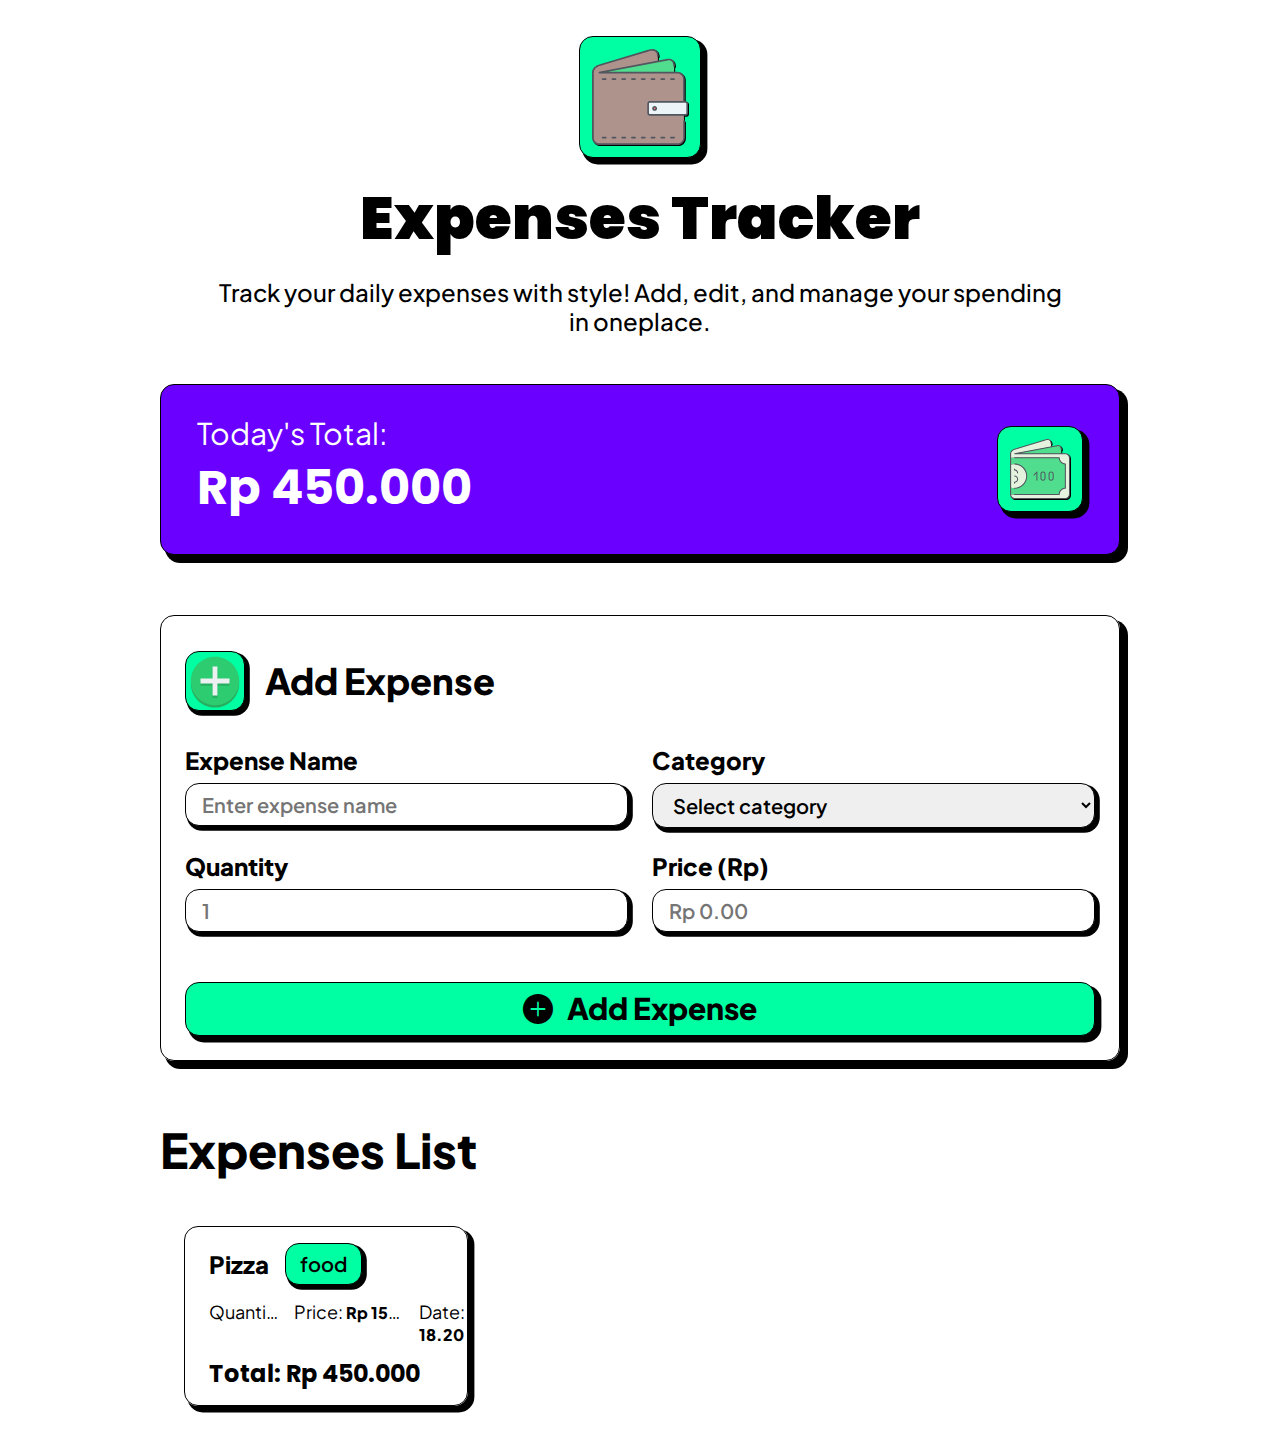
<file: index.html>
<!DOCTYPE html>
<html lang="en">

<head>
    <meta charset="UTF-8">
    <meta name="viewport" content="width=device-width, initial-scale=1.0">
    <title>Expenses Tracker V.1</title>
    <meta name="author" content="Bagas Saputra">
    <meta name="description" content="A simple expenses tracker application to manage your finances.">

    <!-- Styles -->
    <link rel="stylesheet" href="styles/index.css">
    <link rel="stylesheet" href="styles/normalize.css">
    <link rel="stylesheet" href="styles/utilizes.css">
    <link rel="stylesheet" href="styles/responsive.css">

    <!-- Icons -->
    <link rel="stylesheet" href="https://cdn.jsdelivr.net/npm/bootstrap-icons@1.13.1/font/bootstrap-icons.min.css">

    <!-- Scripts -->
    <script src="scripts/app.js" defer></script>
</head>

<body>

    <div id="root">
        <!-- Header start -->
        <header class="header">
            <div class="icon-container logo border shadow-md">
                <img src="assets/wallet-svgrepo-com.svg" alt="Expenses Tracker Logo" class="icon">
            </div>
            <h1 class="title">Expenses Tracker</h1>
            <p class="desc">
                Track your daily expenses with style! Add, edit, and manage your spending in oneplace.
            </p>
        </header>
        <!-- Header end -->

        <!-- Main start -->
        <main class="main">
            <!-- Info start -->
            <section class="section">
                <div class="container info-container border shadow-lg">
                    <div class="info">
                        <p class="info__title">Today's Total:</p>
                        <p class="info__total"></p>
                    </div>
                    <div class="logo icon-container border
                 shadow-md logo">
                        <img src="assets/money-cash-svgrepo-com.svg" alt="Total Daily Expsense Icon" class="icon">
                    </div>
                </div>
            </section>
            <!-- Info end -->

            <!-- Form start -->
            <section class="section">
                <form class="container form-container border shadow-lg">
                    <legend class="form-title">
                        <div class="icon-container logo border shadow-sm">
                            <img src="assets/sign-add-svgrepo-com.svg" alt="Add New Expense Icon" class="icon">
                        </div>
                        Add Expense
                    </legend>
                    <div class="form-group">
                        <label for="expense-name" class="form-label">Expense Name</label>
                        <input type="text" id="expense-name" class="form-input border shadow-sm"
                            placeholder="Enter expense name" required>
                    </div>
                    <div class="form-group">
                        <label for="expense-category" class="form-label">Category</label>
                        <select type="text" id="expense-category" class="form-input border shadow-sm" required>
                            <option selected disabled value="">Select category</option>
                            <option value="food">Food</option>
                            <option value="drink">Drink</option>
                            <option value="transport">Transport</option>
                            <option value="shopping">Shopping</option>
                            <option value="entertainment">Entertainment</option>
                            <option value="bills">Bills</option>
                            <option value="health">Health</option>
                            <option value="work">Work</option>
                            <option value="other">Other</option>
                        </select>
                    </div>
                    <div class="form-group">
                        <label for="edited-quantity" class="form-label">Quantity</label>
                        <input type="number" id="expense-quantity" class="form-input border shadow-sm" placeholder="1"
                            required>
                    </div>
                    <div class="form-group">
                        <label for="expense-price" class="form-label">Price (Rp)</label>
                        <input type="number" id="expense-price" class="form-input border shadow-sm"
                            placeholder="Rp 0.00" required>
                    </div>
                    <div class="error-msg-container">
                        <span class="error-msg"></span>
                    </div>
                    <button class="btn form-btn btn-add border shadow-md">
                        <i class="bi bi-plus-circle-fill"></i>
                        Add Expense
                    </button>
                </form>
            </section>
            <!-- Form end -->

            <section class="section">
                <div class="container lists-container">
                    <h2 class="list-title">Expenses List</h2>
                    <ul class="lists">
                    </ul>
                </div>
            </section>
        </main>
        <!-- Main end -->


        <!-- Edit card start -->
        <dialog id="modal-edit" class="modal-edit border shadow-lg">
            <form class="form-container">
                <legend class="form-title">
                    <div class="icon border shadow-sm">
                        <i class="bi bi-pencil-square"></i>
                    </div>
                    Edit Expense
                </legend>
                <div class="form-group">
                    <label for="edited-name" class="form-label">Expense Name</label>
                    <input type="text" id="edited-name" class="form-input border shadow-sm"
                        placeholder="Enter expense name" required>
                </div>
                <div class="form-group">
                    <label for="edited-category" class="form-label">Category</label>
                    <select type="text" id="edited-category" class="form-input border shadow-sm" required>
                        <option value="food">Food</option>
                        <option value="transport">Transport</option>
                        <option value="shopping">Shopping</option>
                        <option value="entertainment">Entertainment</option>
                        <option value="bills">Bills</option>
                        <option value="health">Health</option>
                        <option value="other">Other</option>
                    </select>
                </div>
                <div class="form-group">
                    <label for="edited-quantity" class="form-label">Quantity</label>
                    <input type="number" id="edited-quantity" class="form-input border shadow-sm" placeholder="1"
                        required>
                </div>
                <div class="form-group">
                    <label for="edited-price" class="form-label">Price (Rp)</label>
                    <input type="text" id="edited-price" class="form-input border shadow-sm" placeholder="Rp 0.00"
                        required>
                </div>
                <div class="error-msg-container">
                    <span class="error-msg"></span>
                </div>
                <button class="btn btn-save form-btn border shadow-md" type="submit">
                    <i class="bi bi-floppy-fill"></i>
                    Save Changes
                </button>
                <button type="reset" class="btn btn-close border shadow-sm">
                    <i class="bi bi-x-lg"></i>
                </button>
            </form>
        </dialog>
        <!-- Edit card end -->
    </div>

</body>

</html>
</file>
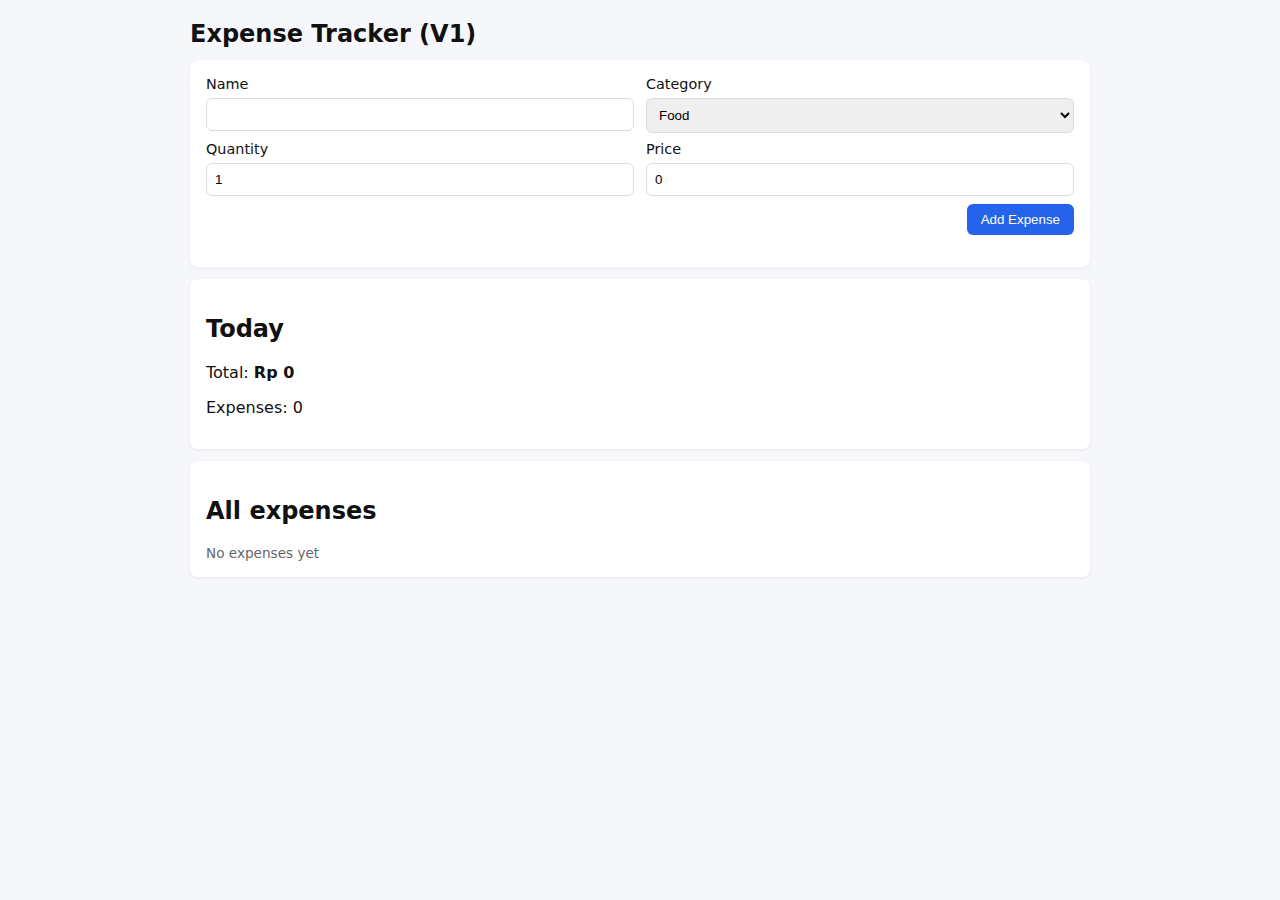
<file: cheat-sheet-project/index.html>
<!doctype html>
<html lang="en">

<head>
  <meta charset="utf-8" />
  <meta name="viewport" content="width=device-width,initial-scale=1" />
  <title>Expense Tracker V1</title>
  <link rel="stylesheet" href="styles.css" />
</head>

<body>
  <main class="container">
    <h1>Expense Tracker (V1)</h1>

    <section class="card form-card">
      <form id="expense-form">
        <div class="row">
          <label>
            Name
            <input type="text" id="name" required />
          </label>

          <label>
            Category
            <select id="category">
              <option>Food</option>
              <option>Transport</option>
              <option>Bills</option>
              <option>Other</option>
            </select>
          </label>
        </div>

        <div class="row">
          <label>
            Quantity
            <input type="number" id="qty" min="1" value="1" required />
          </label>

          <label>
            Price
            <input type="number" id="price" min="0" step="1" value="0" required />
          </label>
        </div>

        <div class="actions">
          <button type="submit">Add Expense</button>
        </div>
        <p id="form-error" class="error" aria-live="polite"></p>
      </form>
    </section>

    <section class="card summary-card">
      <h2>Today</h2>
      <p>Total: <strong id="today-total">Rp0</strong></p>
      <p>Expenses: <span id="expense-count">0</span></p>
    </section>

    <section class="card list-card">
      <h2>All expenses</h2>
      <ul id="expense-list" class="expense-list"></ul>
    </section>
  </main>

  <script src="app.js" defer></script>
</body>

</html>
</file>
<file: styles/index.css>
@import url('https://fonts.googleapis.com/css2?family=Plus+Jakarta+Sans:ital,wght@0,200..800;1,200..800&family=Poppins:ital,wght@0,100;0,200;0,300;0,400;0,500;0,600;0,700;0,800;0,900;1,100;1,200;1,300;1,400;1,500;1,600;1,700;1,800;1,900&display=swap');

:root {
    /* Colors */
    --clr-white: #FFFFFF;
    --clr-black: #000000;
    --clr-yellow: #FFEA00;
    --clr-blue: #00BFFF;
    --clr-violet: #6A00FF;
    --clr-tomato: #FF4F00;
    --clr-green: #00ffa2;

    /* Sizes */
    --size-vxs: .25rem;
    --size-xxs: 0.5rem;
    --size-xs: 0.75rem;
    --size-sm: 0.875rem;
    --size-base: 1rem;
    --size-lg: 1.125rem;
    --size-xl: 1.25rem;
    --size-2xl: 1.5rem;
    --size-3xl: 1.875rem;
    --size-4xl: 2.25rem;
    --size-5xl: 3rem;
    --size-6xl: 3.75rem;
    --size-7xl: 4.5rem;
    --size-8xl: 6rem;
    --size-9xl: 8rem;
    --size-10xl: 10rem;
}


* {
    margin: 0;
    line-height: 1.2em;
}

body {
    line-height: 1.4;
    font-family: "Plus Jakarta Sans", sans-serif;
}

img,
picture,
video,
canvas,
svg {
    display: block;
    max-width: 100%;

    user-select: none;
}

button {
    display: inline-block;
    padding: 0;
    border: none;
    background: none;
    cursor: pointer;
}

html::-webkit-scrollbar {
    width: 10px;
}

html::-webkit-scrollbar-track {
    box-shadow: inset 0 0 0 rgba(0, 0, 0, 0);
    background-color: var(--clr-secondary);
}

html::-webkit-scrollbar-thumb {
    background-color: var(--clr-primary);
    border-radius: 10px;
}
</file>
<file: styles/utilizes.css>
.section {
    width: 100%;
    height: 100%;
}

.container {
    padding: var(--size-3xl) var(--size-4xl);

    width: 100%;
    height: 100%;
}

/* Border */
.border {
    border: .1rem solid var(--clr-black);
    border-radius: var(--size-sm);

    transition: all .3s ease-in;
}

/* Shadow */
.shadow-sm {
    box-shadow: .2rem .2rem 0rem .1rem var(--clr-black);
}

.shadow-md {
    box-shadow: .3rem .3rem 0rem .1rem var(--clr-black);
}

.shadow-lg {
    box-shadow: .4rem .4rem 0rem .1rem var(--clr-black);
}

/* Icon */
.icon-container {
    background-color: var(--clr-green);

    display: flex;
    justify-content: center;
    align-items: center;

    padding: var(--size-xs);
}

.icon {
    filter: drop-shadow(.1rem .1rem 0rem var(--clr-black));
}

/* Form */
.form-container {
    display: grid;
    grid-template-columns: repeat(2, 1fr);
    grid-template-rows: repeat(3, 1fr);
    gap: var(--size-2xl);

    width: 100%;
    height: 100%;
    padding: var(--size-2xl);
}

.form-title {
    font-size: var(--size-3xl);
    font-weight: 900;

    grid-column: span 2;
}

.form-group {
    display: flex;
    flex-direction: column;
    gap: var(--size-xxs);
}

.form-label {
    font-size: var(--size-lg);
    font-weight: 800;
}

.form-input {
    font-size: var(--size-lg);
    font-weight: 600;

    padding: var(--size-xxs) var(--size-base);
}

.form-input[type="number"]::-webkit-inner-spin-button,
.form-input[type="number"]::-webkit-outer-spin-button {
    display: none;
}

.form-btn i {
    font-size: var(--size-2xl);
}

/* Button */
.btn {
    font-size: var(--size-lg);
    font-weight: 800;

    padding: var(--size-xxs) var(--size-2xl);

    text-align: center;

    grid-column: span 2;

    display: flex;
    justify-content: center;
    align-items: center;
    gap: var(--size-sm);

    transition: transform .2s ease-in, box-shadow .2s ease-in;
}

.btn:hover {
    transform: translateY(-.1rem);
    box-shadow: .4rem .4rem 0rem .1rem var(--clr-black);
}

/* Lists */
.lists {
    display: flex;
    flex-direction: column;
    gap: var(--size-4xl);

    width: 100%;
    height: 100%;

    list-style: none;
    padding: 0;
    margin: 0;
}

.list-title {
    font-size: var(--size-4xl);
    font-weight: 800;
}

.list-item {
    display: flex;
    justify-content: space-between;
    align-items: center;

    width: 100%;
    height: 100%;

    padding: var(--size-base) var(--size-2xl);
}

.list-info {
    display: flex;
    flex-direction: column;
    gap: var(--size-base);
}

.list-head {
    display: flex;
    justify-content: start;
    align-items: center;

    gap: var(--size-base);
}

.list-name {
    font-size: var(--size-2xl);
    font-weight: 800;
}

.list-category {
    font-size: var(--size-base);
    font-weight: 600;

    padding: var(--size-xxs) var(--size-sm);

    background-color: var(--clr-green);
}

.list-details {
    display: flex;
    gap: var(--size-sm);
}

.list-details span {
    font-size: var(--size-base);
    font-weight: 800;
}

.list-total {
    font-family: "Poppins", sans-serif;
    font-size: var(--size-2xl);
    font-weight: 700;
}

.list-actions {
    display: flex;
    gap: var(--size-base);
}

.btn-delete,
.btn-edit {
    width: var(--size-5xl);
    height: var(--size-5xl);

    overflow: hidden;
}

.btn-delete i,
.btn-edit i {
    font-size: var(--size-2xl);
    font-weight: 800;

    color: var(--clr-white);
}

.btn-delete {
    background-color: var(--clr-tomato);
}

.btn-edit {
    background-color: var(--clr-blue);
}

/* Breakpoints */
@media screen and (max-width: 1024px) {

    .container {
        padding: var(--size-2xl) var(--size-4xl);
    }

    /* Icon */
    .icon-container {
        padding: var(--size-xxs);
    }

    /* Form */
    .form-container {
        gap: var(--size-2xl);
    }

    .form-title {
        font-size: var(--size-2xl);
    }

    .form-label {
        font-size: var(--size-lg);
    }

    .form-input {
        font-size: var(--size-base);
        padding: var(--size-xxs) var(--size-base);
    }

    .form-btn {
        margin-top: var(--size-base);
    }

    .form-btn i {
        font-size: var(--size-xl);
    }

    /* Button */
    .btn {
        font-size: var(--size-base);

        grid-column: span 2;
    }

    /* Lists */
    .lists {
        display: flex;
        flex-direction: column;
        gap: var(--size-4xl);

        width: 100%;
        height: 100%;

        list-style: none;
        padding: 0;
        margin: 0;
    }

    .list-title {
        font-size: var(--size-3xl);
    }

    .list-item {
        display: flex;
        justify-content: space-between;
        align-items: center;

        width: 100%;
        height: 100%;

        padding: var(--size-base) var(--size-2xl);
    }

    .list-name {
        font-size: var(--size-xl);
    }

    .list-category {
        font-size: var(--size-base);
    }

    .list-details {
        gap: var(--size-xxs);
    }

    .list-details span {
        font-size: var(--size-sm);
    }

    .list-total {
        font-size: var(--size-xl);
    }

    .list-actions {
        flex-direction: column;
    }

    .btn-delete,
    .btn-edit {
        width: var(--size-4xl);
        height: var(--size-4xl);
    }

    .btn-delete i,
    .btn-edit i {
        font-size: var(--size-xl);
    }
}

@media screen and (max-width: 769px) {

    .container {
        padding: var(--size-xl) var(--size-3xl);
    }

    /* Icon */
    .icon-container {
        padding: var(--size-xxs);
    }

    /* Form */
    .form-container {
        gap: var(--size-xl);
    }

    .form-title {
        font-size: var(--size-2xl);
    }

    .form-label {
        font-size: var(--size-lg);
    }

    .form-input {
        font-size: var(--size-sm);
        padding: var(--size-xxs) var(--size-lg);
    }

    .form-btn i {
        font-size: var(--size-lg);
    }

    /* Button */
    .btn {
        font-size: var(--size-sm);
    }

    /* Lists */
    .lists {
        gap: var(--size-3xl);
    }

    .list-title {
        font-size: var(--size-2xl);
    }

    .list-item {
        padding: var(--size-sm) var(--size-xl);
    }

    .list-name {
        font-size: var(--size-lg);
    }

    .list-category {
        font-size: var(--size-sm);
    }

    .list-details span {
        font-size: var(--size-xs);
    }

    .list-total {
        font-size: var(--size-lg);
    }

    .btn-delete,
    .btn-edit {
        width: var(--size-3xl);
        height: var(--size-3xl);
    }

    .btn-delete i,
    .btn-edit i {
        font-size: var(--size-lg);
    }
}

@media screen and (max-width: 678px) {

    .container {
        padding: var(--size-lg) var(--size-2xl);
    }

    /* Icon */
    .icon-container {
        padding: var(--size-xxs);
    }

    /* Form */
    .form-container {
        gap: var(--size-xl);
    }

    .form-title {
        font-size: var(--size-xl);
    }

    .form-group {
        grid-column: span 2;
    }

    .form-label {
        font-size: var(--size-base);
    }

    .form-input {
        font-size: var(--size-sm);
        padding: var(--size-xxs) var(--size-base);
    }

    .form-btn i {
        font-size: var(--size-lg);
    }

    /* Button */
    .btn {
        font-size: var(--size-sm);
    }

    /* Lists */
    .lists {
        gap: var(--size-3xl);
    }

    .list-title {
        font-size: var(--size-2xl);
    }

    .list-item {
        padding: var(--size-sm) var(--size-xl);
    }

    .list-name {
        font-size: var(--size-lg);
    }

    .list-category {
        font-size: var(--size-sm);
    }

    .list-details {
        flex-direction: column;
    }

    .list-details span {
        font-size: var(--size-xs);
    }

    .list-total {
        font-size: var(--size-lg);
        text-align: center;
    }

    .btn-delete,
    .btn-edit {
        width: var(--size-3xl);
        height: var(--size-3xl);
    }

    .btn-delete i,
    .btn-edit i {
        font-size: var(--size-lg);
    }
}

@media screen and (max-width: 478px) {

    .container {
        padding: var(--size-base) var(--size-xl);
    }

    .title {
        text-align: center;
    }

    /* Icon */
    .icon-container {
        padding: var(--size-xxs);
    }

    /* Form */
    .form-container {
        gap: var(--size-base);
    }

    .form-title {
        font-size: var(--size-lg);
        text-align: center;
    }

    .form-group {
        grid-column: span 2;
    }

    .form-label {
        font-size: var(--size-sm);
    }

    .form-input {
        font-size: var(--size-xs);
        padding: var(--size-xxs) var(--size-sm);
    }

    .form-btn i {
        font-size: var(--size-base);
    }

    /* Button */
    .btn {
        font-size: var(--size-xs);
    }

    /* Lists */
    .lists {
        gap: var(--size-2xl);
    }

    .list-title {
        font-size: var(--size-xl);
    }

    .list-item {
        padding: var(--size-xs) var(--size-lg);
        flex-direction: column;

        gap: var(--size-base);
    }

    .list-name {
        font-size: var(--size-base);
    }

    .list-category {
        font-size: var(--size-xs);
    }

    .list-details {
        flex-direction: column;
    }

    .list-details span {
        font-size: var(--size-xs);
    }

    .list-actions {
        flex-direction: row;
    }

    .list-total {
        font-size: var(--size-base);
        text-align: center;
    }

    .btn-delete,
    .btn-edit {
        width: var(--size-2xl);
        height: var(--size-2xl);
    }

    .btn-delete i,
    .btn-edit i {
        font-size: var(--size-base);
    }
}
</file>
<file: styles/responsive.css>
#root {
    display: flex;
    flex-direction: column;
    align-items: center;
    justify-content: center;
    gap: var(--size-2xl);

    background-color: var(--clr-white);

    padding: var(--size-xl) var(--size-4xl);
}

/* Header */
.header {
    display: flex;
    flex-direction: column;
    justify-content: center;
    align-items: center;
    gap: var(--size-xl);

    width: 100%;
    height: 100%;
}

.header .icon {
    width: var(--size-5xl);
    height: var(--size-5xl);
}

.header .title {
    font-size: var(--size-3xl);
    font-weight: 1000;
    font-family: "Poppins", sans-serif;

    text-align: center;
}

.header .desc {
    font-size: var(--size-base);
    font-weight: 500;

    text-align: center;

    width: 80%;
}

/* Main */
.main {
    display: flex;
    flex-direction: column;
    justify-content: center;
    align-items: center;
    gap: var(--size-3xl);

    width: 100%;
    height: 100%;
}

/* Total Expenses */
.main .info-container {
    background-color: var(--clr-violet);
    color: var(--clr-white);

    display: flex;
    justify-content: space-between;
    align-items: center;
}

.main .info {
    display: flex;
    flex-direction: column;
    justify-content: center;
}

.main .info__title {
    text-align: start;

    font-size: var(--size-lg);
}

.main .info__total {
    font-family: "Poppins", sans-serif;
    font-size: var(--size-2xl);
    font-weight: 700;

    margin: var(--size-xxs) 0;

    white-space: wrap;
    text-overflow: ellipsis;
    overflow: hidden;
    max-width: 15ch;
}

.main .info__amount {
    font-weight: 300;
}

.main .icon {
    width: var(--size-3xl);
    height: var(--size-3xl);
}

/* Form Expenses */
.main .form-title {
    display: flex;
    align-items: center;
    gap: var(--size-base);

    font-size: var(--size-2xl);
}

.main .form-label {
    font-size: var(--size-base);
}

.main .form-input {
    font-size: var(--size-base);
}

.main .form-input:focus {
    outline: .1rem solid var(--clr-green);
}

.main .form-container .icon-container {
    width: var(--size-4xl);
    height: var(--size-4xl);

    padding: 0rem;
}

.main .form-container .icon-container img {
    filter: none;
}

.main .form-btn {
    background-color: var(--clr-green);

    font-size: var(--size-lg);
}

.main .form-btn i {
    font-size: var(--size-xl);
}

.error-msg {
    font-size: var(--size-base);
    font-weight: 700;

    color: var(--clr-tomato);
}

/* List Expenses */
.lists-container {
    display: flex;
    flex-direction: column;
    justify-content: start;
    align-items: start;
    gap: var(--size-base);

    padding: 0;

    width: 100%;
    height: 100%;
}

.list-title {
    font-size: var(--size-2xl);
    font-weight: 800;

    text-align: start;

    margin-bottom: var(--size-vxs);
}

.lists {
    /* Variables */
    --gap: var(--size-xl);
    --space: var(--size-vxs);
    --max-height: calc(var(--size-10xl) + 20vh);
    --max-width: calc(var(--size-10xl) + 50%);
    --parent-height: calc(50vh + var(--gap) * 2);

    /* Styles */
    width: 100%;
    height: 100%;
    max-height: var(--parent-height);

    gap: var(--gap);
    justify-content: center;
    align-items: center;

    padding: var(--space) calc((var(--space) * 2));

    overflow: scroll;
    scrollbar-width: none;
}

.list-item {
    max-height: var(--max-height);
    max-width: var(--max-width);

    overflow: hidden;
}

.list-name {
    font-size: var(--size-xl);
}

.list-category {
    font-size: var(--size-lg);
}

.list-details div {
    font-size: var(--size-base);
}

.list-total {
    font-size: var(--size-xl);
}

.list-actions .btn {
    font-size: var(--size-lg);

    margin-bottom: var(--size-vxs);
}

.list-name,
.list-qty,
.list-price,
.list-total {
    white-space: nowrap;
    overflow: hidden;
    text-overflow: ellipsis;
    max-width: 15ch;
}

/* Edit card */
.modal-edit {
    padding: var(--size-sm) var(--size-base);

    position: fixed;
    top: 50%;
    left: 50%;

    width: 90%;

    transform: translate(-50%, -50%);
}

.modal-edit .form-title {
    display: flex;
    align-items: center;
    gap: var(--size-sm);

    font-size: var(--size-2xl);
}

.modal-edit .form-title .icon,
.modal-edit .btn-close {
    width: var(--size-4xl);
    height: var(--size-4xl);

    padding: var(--size-vxs);
    margin: var(--size-sm) 0;

    background-color: var(--clr-blue);
    color: var(--clr-white);

    display: flex;
    justify-content: center;
    align-items: center;
}

.modal-edit .btn-close {
    background-color: var(--clr-tomato);

    position: absolute;

    width: calc(var(--size-4xl) - var(--size-vxs));
    height: calc(var(--size-4xl) - var(--size-vxs));

    font-size: var(--size-xl);

    right: var(--size-sm);
    top: 0;
}

.modal-edit .form-input:focus {
    outline: .1rem solid var(--clr-blue);
}

.modal-edit .form-label {
    font-size: var(--size-base);
}

.modal-edit .form-input {
    font-size: var(--size-base);
}

.modal-edit .form-btn {
    background-color: var(--clr-blue);
    color: var(--clr-white);


    font-size: var(--size-lg);
}

/* Empty */
.empty-card {
    padding: var(--size-sm);

    height: max-content;

    text-transform: capitalize;
}

.empty {
    font-size: var(--size-lg);
    font-weight: 800;

    text-align: center;
}

@media screen and (min-width: 467px) {
    #root {
        gap: var(--size-3xl);

        padding: var(--size-2xl) var(--size-6xl);
    }

    /* Header */
    .header {
        gap: var(--size-xl);
    }

    .header .icon {
        width: var(--size-6xl);
        height: var(--size-6xl);
    }

    .header .title {
        font-size: var(--size-4xl);
    }

    .header .desc {
        font-size: var(--size-lg);
        width: 90%;
    }

    /* Main */
    .main {
        gap: var(--size-4xl);
    }

    /* Total Expenses */
    .main .info__title {
        font-size: var(--size-xl);
    }

    .main .info__total {
        font-size: var(--size-3xl);
    }

    .main .icon {
        width: var(--size-4xl);
        height: var(--size-4xl);
    }

    /* Form Expenses */
    .main .form-title {
        gap: var(--size-lg);

        font-size: var(--size-3xl);
    }

    .main .form-label {
        font-size: var(--size-lg);
    }

    .main .form-input {
        font-size: var(--size-lg);
    }

    .main .form-container .icon-container {
        width: var(--size-5xl);
        height: var(--size-5xl);
    }

    .main .form-btn {
        font-size: var(--size-xl);
    }

    .main .form-btn i {
        font-size: var(--size-2xl);
    }

    .error-msg {
        font-size: var(--size-lg);
    }

    /* List Expenses */
    .lists-container {
        gap: var(--size-lg);
    }

    .list-title {
        font-size: var(--size-3xl);

        margin-bottom: var(--size-sm);
    }

    .lists {
        --gap: var(--size-2xl);
        --space: var(--size-xxs);
        --parent-height: calc(50vh + var(--gap) * 2);
    }

    .list-name {
        font-size: var(--size-2xl);
    }

    .list-category {
        font-size: var(--size-xl);
    }

    .list-details div {
        font-size: var(--size-lg);
    }

    .list-total {
        font-size: var(--size-2xl);
    }

    .list-actions .btn {
        font-size: var(--size-xl);

        margin-bottom: var(--size-xxs);
    }

    /* Edit card */
    .modal-edit {
        width: 80%;
    }

    .modal-edit .form-title {
        gap: var(--size-base);

        font-size: var(--size-3xl);
    }

    .modal-edit .form-title .icon,
    .modal-edit .btn-close {
        width: var(--size-5xl);
        height: var(--size-5xl);
    }

    .modal-edit .btn-close {
        width: calc(var(--size-5xl) - var(--size-xxs));
        height: calc(var(--size-5xl) - var(--size-xxs));
    }

    .modal-edit .form-label {
        font-size: var(--size-lg);
    }

    .modal-edit .form-input {
        font-size: var(--size-lg);
    }

    .modal-edit .form-btn {
        font-size: var(--size-xl);
    }

    /* Empty */
    .empty-card {
        padding: var(--size-sm);
    }

    .empty {
        font-size: var(--size-xl);
    }
}

@media screen and (min-width: 578px) {
    #root {
        gap: var(--size-4xl);

        padding: var(--size-3xl) var(--size-8xl);
    }
}

@media screen and (min-width: 769px) {

    /* Header */
    .header {
        gap: var(--size-2xl);
    }

    .header .icon {
        width: var(--size-7xl);
        height: var(--size-7xl);
    }

    .header .title {
        font-size: var(--size-5xl);
    }

    .header .desc {
        font-size: var(--size-xl);
        width: 90%;
    }

    /* Main */
    .main {
        gap: var(--size-5xl);
    }

    /* Total Expenses */
    .main .info__title {
        font-size: var(--size-2xl);
    }

    .main .info__total {
        font-size: var(--size-4xl);
    }

    .main .icon {
        width: var(--size-5xl);
        height: var(--size-5xl);
    }

    /* Form Expenses */
    .main .form-container {
        grid-template-columns: repeat(2, 1fr);

        gap: var(--size-2xl);
    }

    .main .form-title {
        gap: var(--size-xl);

        grid-column: span 2;

        font-size: var(--size-4xl);
    }

    .main .form-label {
        font-size: var(--size-xl);
    }

    .main .form-input {
        font-size: var(--size-xl);
    }

    .main .form-container .icon-container {
        width: var(--size-5xl);
        height: var(--size-5xl);
    }

    .main .form-btn {
        font-size: var(--size-2xl);

        grid-column: span 2;
    }

    .main .form-btn i {
        font-size: var(--size-3xl);
    }

    .error-msg {
        font-size: var(--size-xl);
    }


    /* List Expenses */
    .lists-container {
        gap: var(--size-xl);
    }

    .list-title {
        font-size: var(--size-4xl);

        margin-bottom: var(--size-base);
    }

    .lists {
        --gap: var(--size-3xl);
        --space: var(--size-xs);
        --parent-height: calc(60vh + var(--gap) * 2);

        display: grid;
        grid-template-columns: repeat(2, 1fr);
    }

    .list-name {
        font-size: var(--size-2xl);
    }

    .list-category {
        font-size: var(--size-xl);
    }

    .list-details div {
        font-size: var(--size-lg);
    }

    .list-total {
        font-size: var(--size-2xl);
    }

    .list-actions .btn {
        font-size: var(--size-xl);

        margin-bottom: var(--size-xxs);
    }

    /* Edit card */
    .modal-edit {
        width: 70%;
    }

    .modal-edit .form-container {
        grid-template-columns: repeat(2, 1fr);
    }

    .modal-edit .form-title {
        grid-column: span 2;

        font-size: var(--size-4xl);
    }

    .modal-edit .form-btn {
        grid-column: span 2;
    }

    /* Empty */
    .empty-card {
        padding: var(--size-base);

        grid-column: span 2;
    }

    .empty {
        font-size: var(--size-2xl);
    }
}

@media screen and (min-width: 1024px) {
    #root {
        gap: var(--size-5xl);

        padding: var(--size-4xl) var(--size-10xl);
    }

    /* Header */
    .header .icon {
        width: var(--size-8xl);
        height: var(--size-8xl);
    }

    .header .title {
        font-size: var(--size-6xl);
    }

    .header .desc {
        font-size: var(--size-2xl);
    }

    /* Main */
    .main {
        gap: var(--size-6xl);
    }

    /* Total Expenses */
    .main .info__title {
        font-size: var(--size-3xl);
    }

    .main .info__total {
        font-size: var(--size-5xl);
    }

    .main .icon {
        width: var(--size-6xl);
        height: var(--size-6xl);
    }

    /* Form Expenses */
    .main .form-label {
        font-size: var(--size-2xl);
    }

    .main .form-container .icon-container {
        width: var(--size-6xl);
        height: var(--size-6xl);
    }

    .main .form-btn {
        font-size: var(--size-3xl);
    }

    .main .form-btn i {
        font-size: var(--size-3xl);
    }

    /* List Expenses */

    .list-title {
        font-size: var(--size-5xl);

        margin-bottom: var(--size-base);
    }

    .lists {
        --gap: var(--size-3xl);
        --space: var(--size-xs);
        --parent-height: calc(100vh + var(--gap) * 2);

        display: grid;
        grid-template-columns: repeat(3, 1fr);
    }

    /* Empty */
    .empty-card {
        padding: var(--size-xl);

        grid-column: span 3;
    }

    .empty {
        font-size: var(--size-3xl);
    }

    /* Modal */
    .modal-edit {
        width: 60%;
    }
}

@media screen and (min-width: 1448px) {
    #root {
        gap: var(--size-6xl);

        padding: var(--size-6xl) calc(var(--size-10xl) * 2);
    }

    /* Modal */
    .modal-edit {
        width: 50%;
    }
}
</file>
<file: cheat-sheet-project/styles.css>
:root {
    --bg: #f6f7fb;
    --card: #fff;
    --muted: #666;
}

* {
    box-sizing: border-box
}

body {
    font-family: Inter, system-ui, Segoe UI, Arial;
    margin: 0;
    background: var(--bg);
    color: #111;
    padding: 20px;
}

.container {
    max-width: 900px;
    margin: 0 auto;
}

h1 {
    margin: 0 0 12px;
    font-size: 1.5rem
}

.card {
    background: var(--card);
    padding: 16px;
    border-radius: 8px;
    box-shadow: 0 1px 4px rgba(0, 0, 0, .06);
    margin-bottom: 12px
}

.form-card .row {
    display: flex;
    gap: 12px;
    margin-bottom: 8px
}

label {
    flex: 1;
    display: flex;
    flex-direction: column;
    font-size: .9rem
}

input,
select {
    padding: 8px;
    border: 1px solid #ddd;
    border-radius: 6px;
    margin-top: 6px
}

.actions {
    display: flex;
    justify-content: flex-end
}

button {
    padding: 8px 14px;
    border: 0;
    background: #2563eb;
    color: #fff;
    border-radius: 6px;
    cursor: pointer
}

button:active {
    transform: translateY(1px)
}

.error {
    color: #b91c1c;
    margin-top: 8px
}

.expense-list {
    list-style: none;
    padding: 0;
    margin: 0
}

.expense-item {
    display: flex;
    justify-content: space-between;
    gap: 12px;
    padding: 10px;
    border-bottom: 1px solid #f0f0f0
}

.expense-meta {
    display: flex;
    flex-direction: column
}

.expense-actions {
    display: flex;
    align-items: center;
    gap: 8px
}

.small {
    font-size: .85rem;
    color: var(--muted)
}

@media(max-width:600px) {
    .form-card .row {
        flex-direction: column
    }
}
</file>
